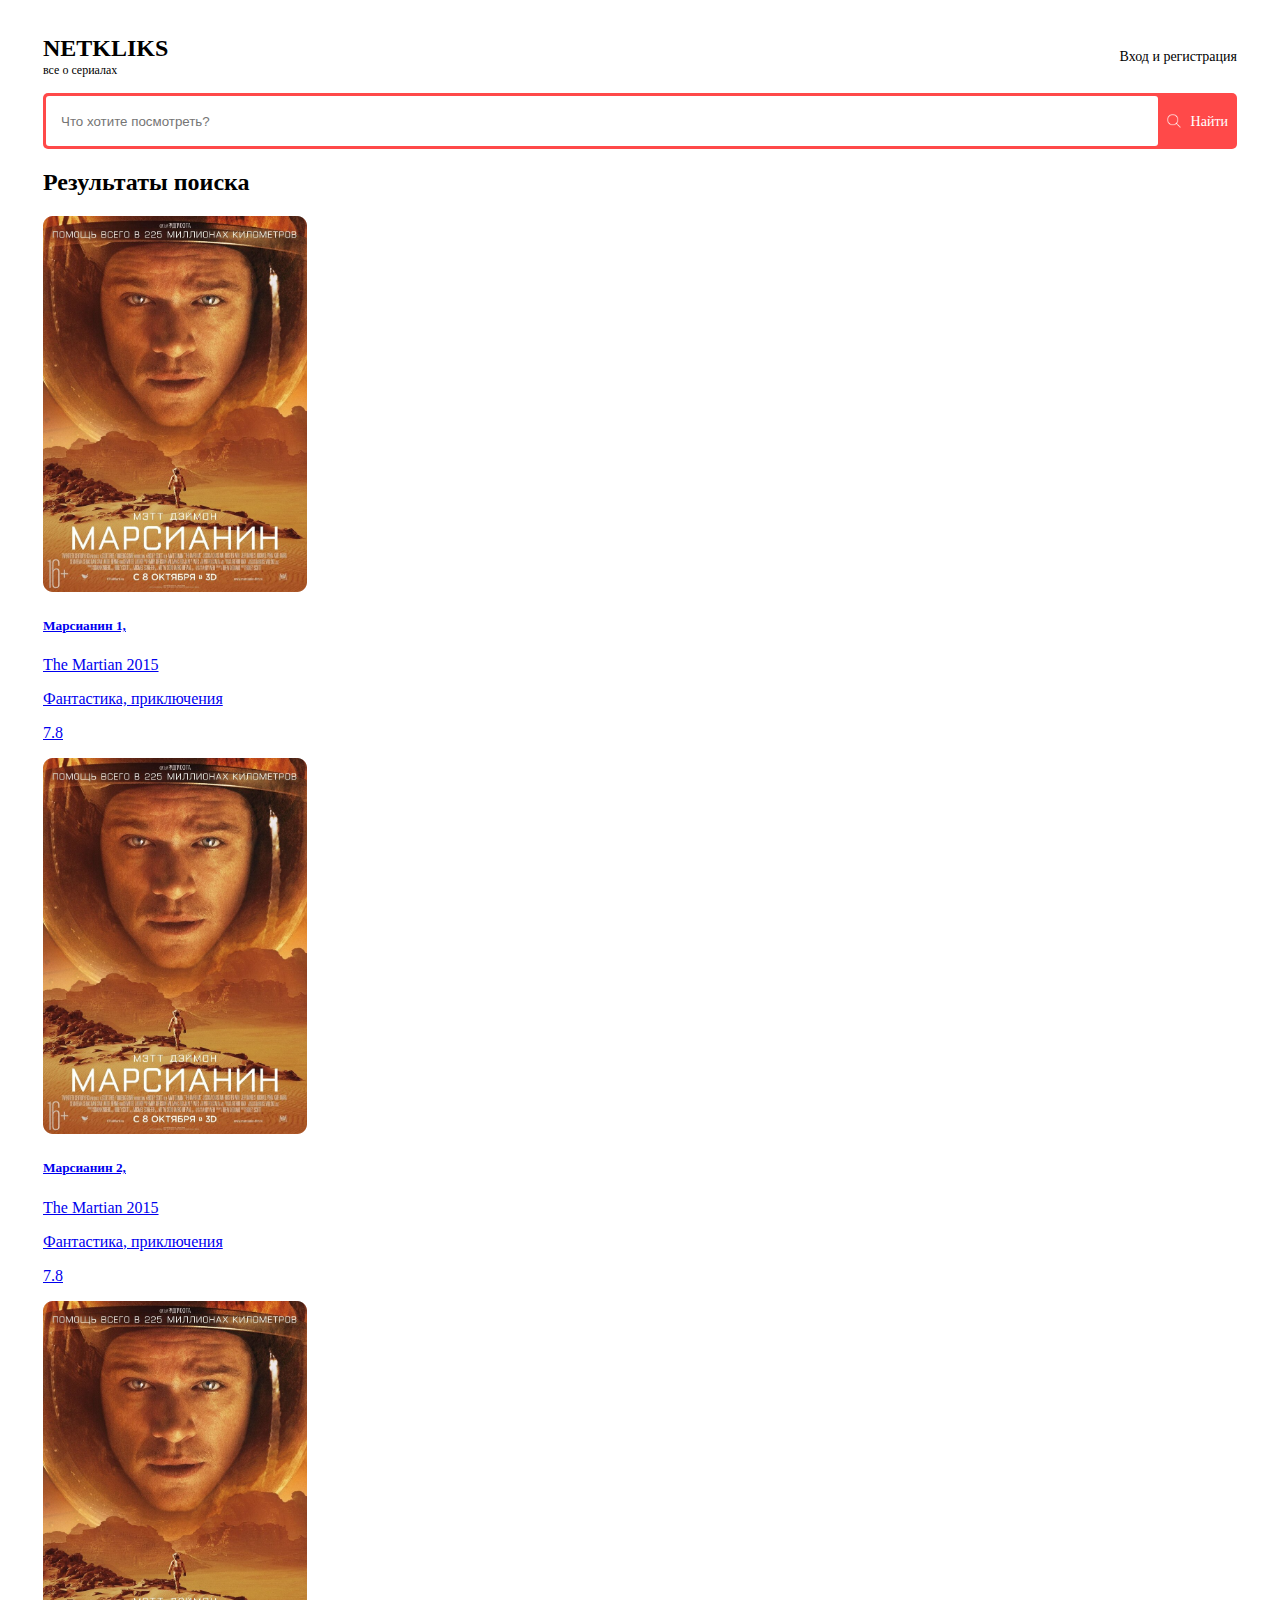
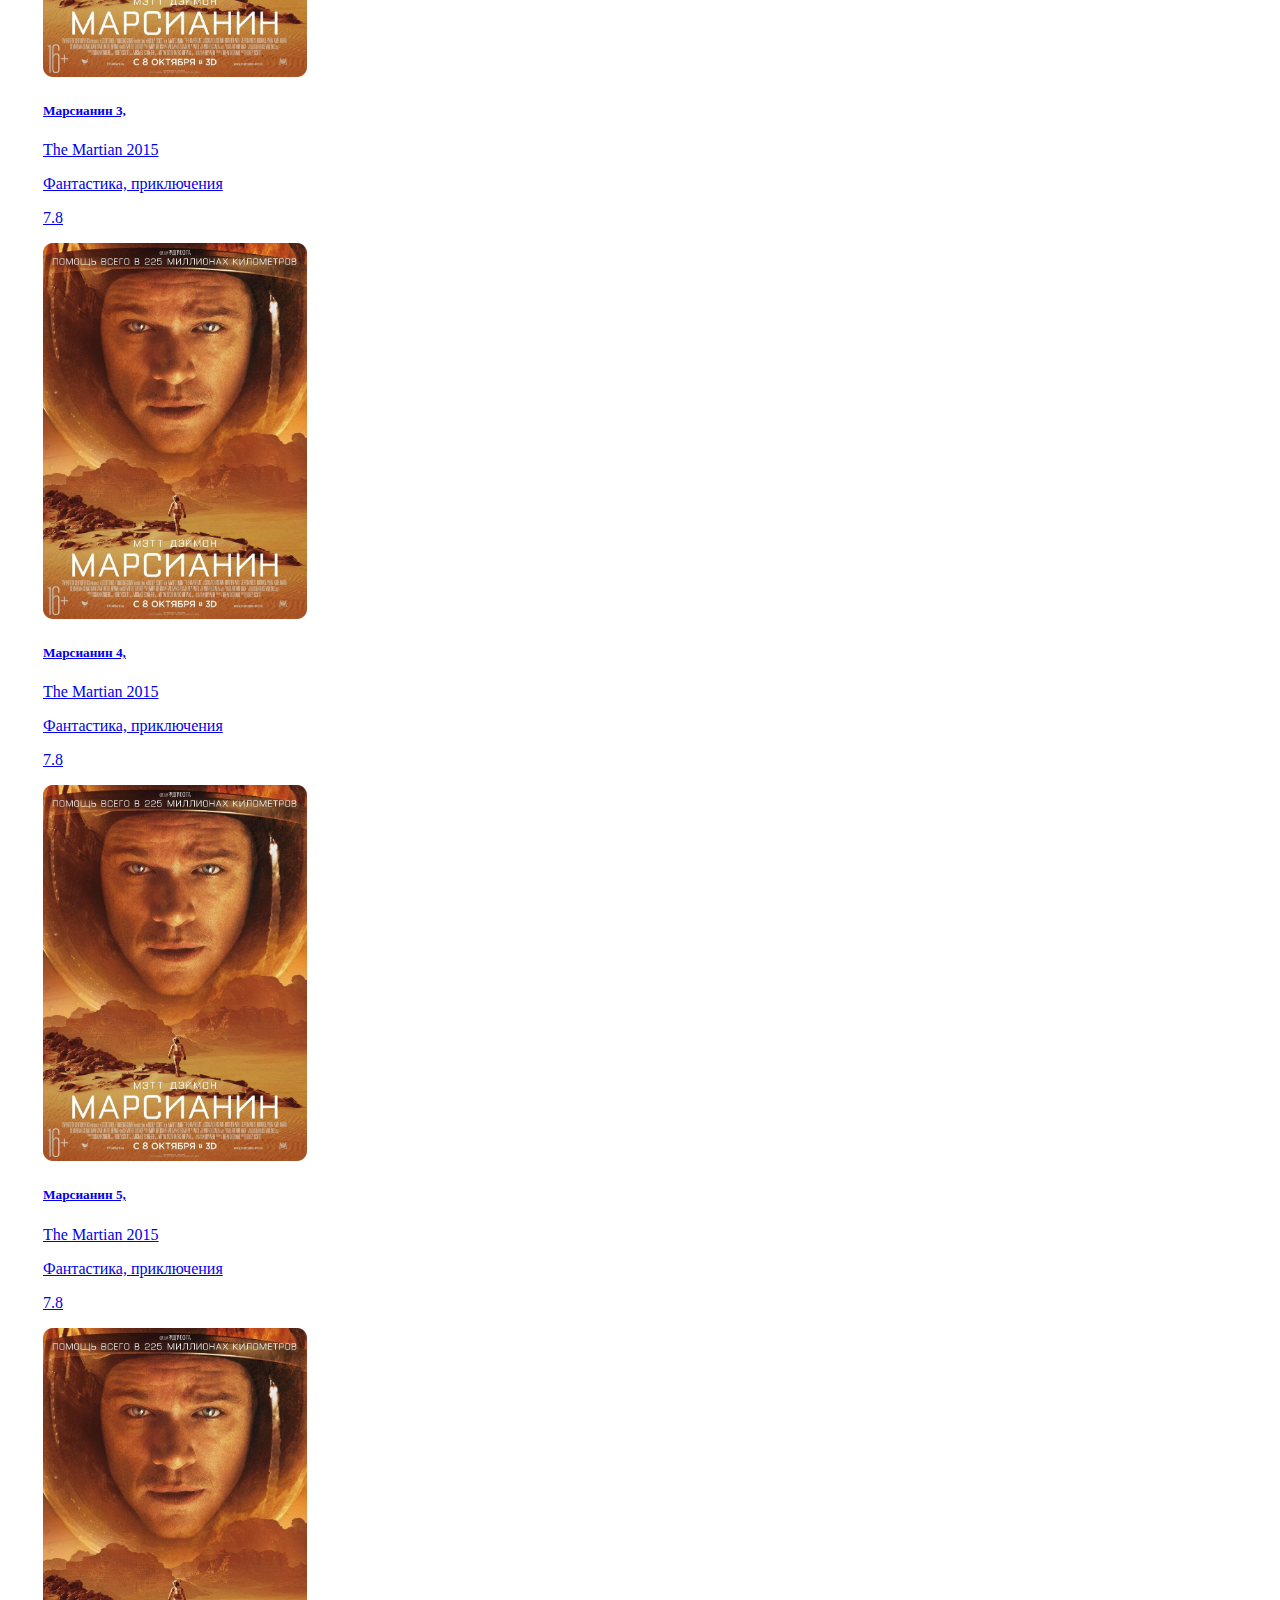
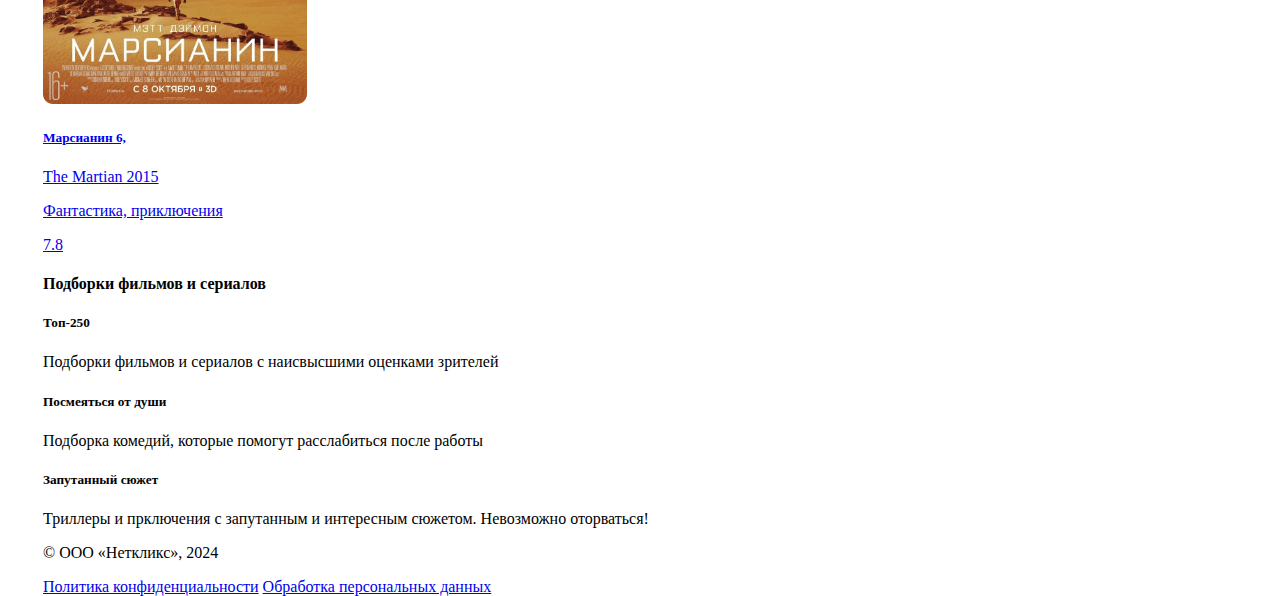
<file: netkliks/index.html>
<!DOCTYPE html>
<html lang="en">

<head>
    <meta charset="UTF-8">
    <meta name="viewport" content="width=device-width, initial-scale=1.0">
    <title>Netkliks</title>
    <script src="./script.js" defer></script>
    <link rel="stylesheet" href="./style.css">
</head>

<body>
    <header class="header">
        <div class="container">
            <div class="header-box">
                <div class="header-logo">
                    <h1>NETKLIKS</h1>
                    <P>все о сериалах</P>
                </div>
                <div class="header-controls">
                    <a href="#">Вход и регистрация</a>
                </div>

                <div class="header-controls--mobile">
                    <img src="./images/burger.svg" alt="burger">
                </div>
            </div>
        </div>
    </header>

    <main>
        <section class="search">
            <div class="container">
                <div class="search-box">
                    <input id="search-input" placeholder="Что хотите посмотреть?">
                    <button id="search-button"> 
                        <img src="images/free-icon-search-2414255 1.svg" alt="search">
                        <span>Найти</span>
                    </button>
                </div>
            </div>
        </section>

        <section class="content">
            <div class="container">
                <div class="content-box">
                    <div class="content-main">
                        <h2 class="content-main__title">
                            Результаты поиска
                        </h2>

                        <div class="content-cards">
                            <a href="/film.html" class="content-cards__item">
                                <div class="content-cards__item--img">
                                    <img src="./images/film.png" alt="film">
                                </div>

                                <div class="content-cards__item--title">
                                    <h5>Марсианин,</h5>
                                    <span>The Martian 2015</span>
                                </div>
                                <p class="content-cards__item--description">
                                    Фантастика, приключения
                                </p>
                                <p class="content-cards__item--rating">
                                    7.8
                                </p>
                            </a>

                            <a href="/film.html" class="content-cards__item">
                                <div class="content-cards__item--img">
                                    <img src="./images/film.png" alt="film">
                                </div>

                                <div class="content-cards__item--title">
                                    <h5>Марсианин,</h5>
                                    <span>The Martian 2015</span>
                                </div>
                                <p class="content-cards__item--description">
                                    Фантастика, приключения
                                </p>
                                <p class="content-cards__item--rating">
                                    7.8
                                </p>
                            </a>

                            <a href="/film.html" class="content-cards__item">
                                <div class="content-cards__item--img">
                                    <img src="./images/film.png" alt="film">
                                </div>

                                <div class="content-cards__item--title">
                                    <h5>Марсианин,</h5>
                                    <span>The Martian 2015</span>
                                </div>
                                <p class="content-cards__item--description">
                                    Фантастика, приключения
                                </p>
                                <p class="content-cards__item--rating">
                                    7.8
                                </p>
                            </a>

                            <a href="/film.html" class="content-cards__item">
                                <div class="content-cards__item--img">
                                    <img src="./images/film.png" alt="film">
                                </div>

                                <div class="content-cards__item--title">
                                    <h5>Марсианин,</h5>
                                    <span>The Martian 2015</span>
                                </div>
                                <p class="content-cards__item--description">
                                    Фантастика, приключения
                                </p>
                                <p class="content-cards__item--rating">
                                    7.8
                                </p>
                            </a>

                            <a href="/film.html" class="content-cards__item">
                                <div class="content-cards__item--img">
                                    <img src="images/film.png" alt="film">
                                </div>

                                <div class="content-cards__item--title">
                                    <h5>Марсианин,</h5>
                                    <span>The Martian 2015</span>
                                </div>
                                <p class="content-cards__item--description">
                                    Фантастика, приключения
                                </p>
                                <p class="content-cards__item--rating">
                                    7.8
                                </p>
                            </a>

                            <a href="/film.html" class="content-cards__item">
                                <div class="content-cards__item--img">
                                    <img src="images/film.png" alt="film">
                                </div>

                                <div class="content-cards__item--title">
                                    <h5>Марсианин,</h5>
                                    <span>The Martian 2015</span>
                                </div>
                                <p class="content-cards__item--description">
                                    Фантастика, приключения
                                </p>
                                <p class="content-cards__item--rating">
                                    7.8
                                </p>
                            </a>
                        </div>
                    </div>


                    <div class="content-sidebar">
                        <div class="content-sidebar__info">
                            <h4 class="content-sidebar__info--title">
                                Подборки фильмов и сериалов
                            </h4>
                            <div class="content-sidebar__info__wrapper">
                                <div class="content-sidebar__info__item">
                                    <h5>Топ-250</h5>
                                    <p>
                                        Подборки фильмов и сериалов с наисвысшими оценками зрителей
                                    </p>
                                </div>

                                <div class="content-sidebar__info__item">
                                    <h5>Посмеяться от души</h5>
                                    <p>
                                        Подборка комедий, которые помогут расслабиться после работы
                                    </p>
                                </div>

                                <div class="content-sidebar__info__item">
                                    <h5>Запутанный сюжет</h5>
                                    <p>
                                        Триллеры и прключения с запутанным и интересным сюжетом. Невозможно оторваться!
                                    </p>
                                </div>
                            </div>
                        </div>
                        <div class="content-sidebar__footer">
                            <p>
                                © ООО «Неткликс», 2024
                            </p>
                            <a href="#">Политика конфиденциальности</a>
                            <a href="#">Обработка персональных данных</a>
                        </div>

                    </div>
                </div>

            </div>
        </section>

    </main>


</body>

</html>
</file>
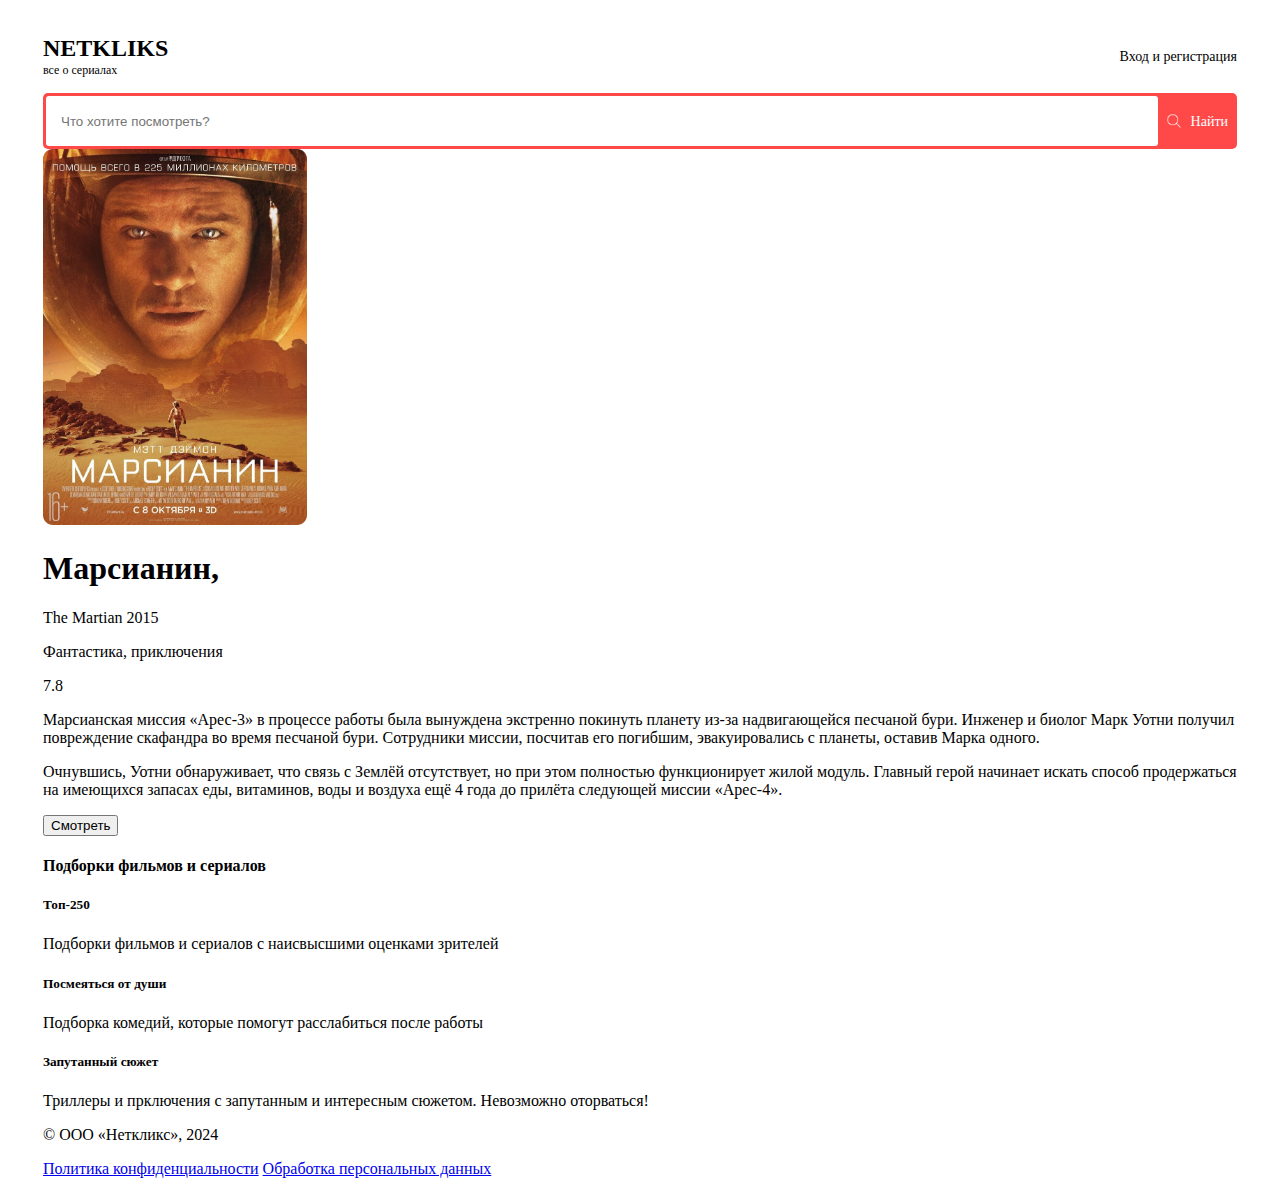
<file: netkliks/film.html>
<!DOCTYPE html>
<html lang="en">

<head>
    <meta charset="UTF-8">
    <meta name="viewport" content="width=device-width, initial-scale=1.0">
    <title>Netkliks</title>
    <link rel="stylesheet" href="./style.css">
</head>

<body>
    <header class="header">
        <div class="container">
            <div class="header-box">
                <div class="header-logo">
                    <h1>NETKLIKS</h1>
                    <P>все о сериалах</P>
                </div>
                <div class="header-controls">
                    <a href="#">Вход и регистрация</a>
                </div>

                <div class="header-controls--mobile">
                    <img src="./images/burger.svg" alt="burger">
                </div>
            </div>
        </div>
    </header>

    <main>
        <section class="search">
            <div class="container">
                <div class="search-box">
                    <input type="text" placeholder="Что хотите посмотреть?">
                    <button>
                        <img src="images/free-icon-search-2414255 1.svg" alt="search">
                        <span>Найти</span>
                    </button>
                </div>
            </div>
        </section>

        <section class="content">
            <div class="container">
                <div class="content-box">
                    <div class="content-film">
                        <div class="content-film__img">
                            <img src="./images/film.png" alt="film">
                        </div>
                        <div class="content-film__info">
                            <div class="content-film__info__content">
                                <div class="content-film__info__title">
                                    <h1>Марсианин,</h1>
                                    <p>The Martian 2015</p>
                                </div>

                                <p class="content-film__info__desciption">
                                    Фантастика, приключения
                                </p>
                                <p class="content-film__info__rating">
                                    7.8
                                </p>
                                <p class="content-film__info__text">
                                    Марсианская миссия «Арес-3» в процессе работы была вынуждена экстренно покинуть
                                    планету из-за надвигающейся песчаной бури. Инженер и биолог Марк Уотни получил
                                    повреждение скафандра во время песчаной бури. Сотрудники миссии, посчитав его
                                    погибшим, эвакуировались с планеты, оставив Марка одного.                            
                                </p>
                                <p class="content-film__info__text">
                                    Очнувшись, Уотни обнаруживает, что связь с Землёй отсутствует, но при этом полностью
                                    функционирует жилой модуль. Главный герой начинает искать способ продержаться на
                                    имеющихся запасах еды, витаминов, воды и воздуха ещё 4 года до прилёта следующей
                                    миссии «Арес-4».
                                </p>
                            </div>
                            <div class="content-film__info__controls">
                                <button>Смотреть</button>

                            </div>

                        </div>

                    </div>


                    <div class="content-sidebar">
                        <div class="content-sidebar__info">
                            <h4 class="content-sidebar__info--title">
                                Подборки фильмов и сериалов
                            </h4>
                            <div class="content-sidebar__info__wrapper">
                                <div class="content-sidebar__info__item">
                                    <h5>Топ-250</h5>
                                    <p>
                                        Подборки фильмов и сериалов с наисвысшими оценками зрителей
                                    </p>
                                </div>

                                <div class="content-sidebar__info__item">
                                    <h5>Посмеяться от души</h5>
                                    <p>
                                        Подборка комедий, которые помогут расслабиться после работы
                                    </p>
                                </div>

                                <div class="content-sidebar__info__item">
                                    <h5>Запутанный сюжет</h5>
                                    <p>
                                        Триллеры и прключения с запутанным и интересным сюжетом. Невозможно оторваться!
                                    </p>
                                </div>
                            </div>
                        </div>
                        <div class="content-sidebar__footer">
                            <p>
                                © ООО «Неткликс», 2024
                            </p>
                            <a href="#">Политика конфиденциальности</a>
                            <a href="#">Обработка персональных данных</a>
                        </div>

                    </div>
                </div>

            </div>
        </section>

    </main>


</body>

</html>
</file>
<file: netkliks/style.css>
. {
    box-sizing: border-box;
}
body {
    margin: 0;
    padding: 0;
}

.container {
    max-width: 1194px;
    padding-left: 24px;
    padding-right: 24px;
    margin: 0 auto;
}

.header {
    margin-top: 34px; 
    margin-bottom: 15px;   
}

.header-box {
    display: flex;
    justify-content: space-between;
    align-items: center;
}

.header-logo h1 {
    margin: 0;
    font-family: Inter sans-serif;
    font-size: 24px;
    font-weight: 700;
    line-height: 29px;
}

.header-logo p {
    margin: 0;
    font-family: Inter sans-serif;
    font-size: 12px;
    font-weight: 300;
    line-height: 15px;
}

.header-controls a {
    color: rgb(0, 0, 0);
    font-family: Inter sans-serif;
    font-size: 14px;
    font-weight: 400;
    line-height: 17px;
    text-decoration: none;
}

.header-controls a:hover {
    color: rgb(255, 73, 73);
}

.header-controls--mobile {
    display: none;
    align-self: flex-start;
}

.search-box {
    border-radius: 5px;
    background: rgb(255, 73, 73);
    display: flex;
    justify-content: space-between;
    align-items: center;
    padding: 3px;
    gap: 3px;
    height: 50px;
}

.search-box input {
    flex-grow: 1;
    height: 100%;
    border: none;
    outline: none;
    border-radius: 3px;
    background: rgb(255, 255, 255);
    padding: 0 30px;
    min-width: auto;
}

.search-box button {
    height: 100%;
    display: flex;
    align-items: center;
    gap: 10px;
    background: rgb(255, 73, 73);
    border: none;
    color: rgb(255, 255, 255);
    font-family: Inter sans-serif;
    font-size: 14px;
    font-weight: 400;
    line-height: 17px;
    cursor: pointer;
}

@media (max-width: 768px) {
    .header-controls {
        display: none;
    }
    .header-controls--mobile {
        display: block;    
    }
}

.search-box input {
    padding: 0 15px;
}
</file>
